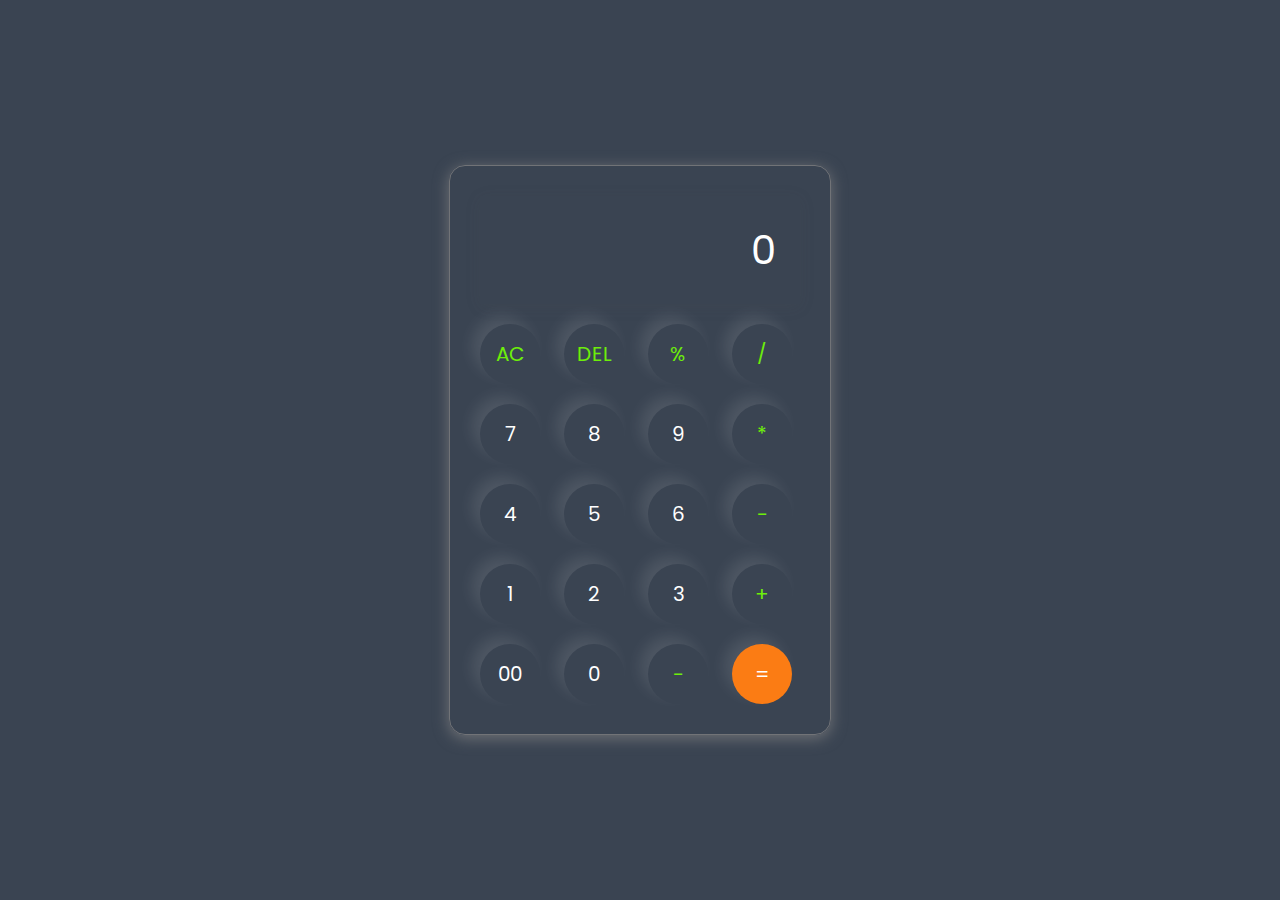
<file: Calculator/index.html>
<!DOCTYPE html>
<html lang="en">
<head>
    <meta charset="UTF-8">
    <meta name="viewport" content="width=device-width, initial-scale=1.0">
    <title>Calculator</title>
    <link rel="stylesheet" href="style.css">
</head>
<body>
    <div class="calculator">
        <input type="text" placeholder="0" id="inputbox">
        <div>
        <button  class="operator">AC</button>
        <button  class="operator">DEL</button>
        <button  class="operator">%</button>
        <button  class="operator">/</button>
    </div>
    <div>
        <button>7</button>
        <button>8</button>
        <button>9</button>
        <button  class="operator">*</button>
    </div>
     <div>
        <button>4</button>
        <button>5</button>
        <button>6</button>
        <button  class="operator">-</button>
    </div>
     <div>
        <button>1</button>
        <button>2</button>
        <button>3</button>
        <button  class="operator">+</button>
    </div>
      <div>
        <button>00</button>
        <button>0</button>
        <button class="operator">-</button>
        <button class="equalbtn">=</button>
    </div>

    <script src="main.js"></script>
</body>
</html>
</file>
<file: Calculator/style.css>
@import url('https://fonts.googleapis.com/css2?family=Miniver&family=Poppins:ital,wght@0,100;0,200;0,300;0,400;0,500;0,600;0,700;0,800;0,900;1,100;1,200;1,300;1,400;1,500;1,600;1,700;1,800;1,900&display=swap');
*
{
    margin: 0;
    padding: 0;
    box-sizing: border-box;
    font-family: 'Poppins', sans-serif;
}
body
{
    height: 100vh;
    width: 100% ;
    background: #3a4452;
    display: flex;
    justify-content: center;
    align-items: center;
}
.calculator
{
    border: 1px solid #717377;
    padding: 20px;
    border-radius: 16px;
    background-color: transparent;
    box-shadow: 0px 3px 15px rgba(113,115 ,119, 1);
}
input{
    width: 320px;
    border: none;
    padding: 24px;
    margin: 10px;
    background: transparent;
    box-shadow: 0px 3px 15px rgba(84, 84, 84, 0.1);
    font-size: 40px;
    text-align: right;
    cursor: pointer;
    color: #ffffff;
}
input::placeholder
{
    color: #fff;
}
button
{
    border: none;
    width: 60px;
    height: 60px;
    margin: 10px;
    border-radius: 50%;
    background: transparent;
    color: #ffffff;
    font-size: 20px;
    box-shadow: -8px -8px 15px rgba(255,255,255,0.1);
    cursor: pointer;
}
.equalbtn
{
    background-color:#fb7c14 ;
}
.operator
{
        color: #6dee0a;
}
</file>
